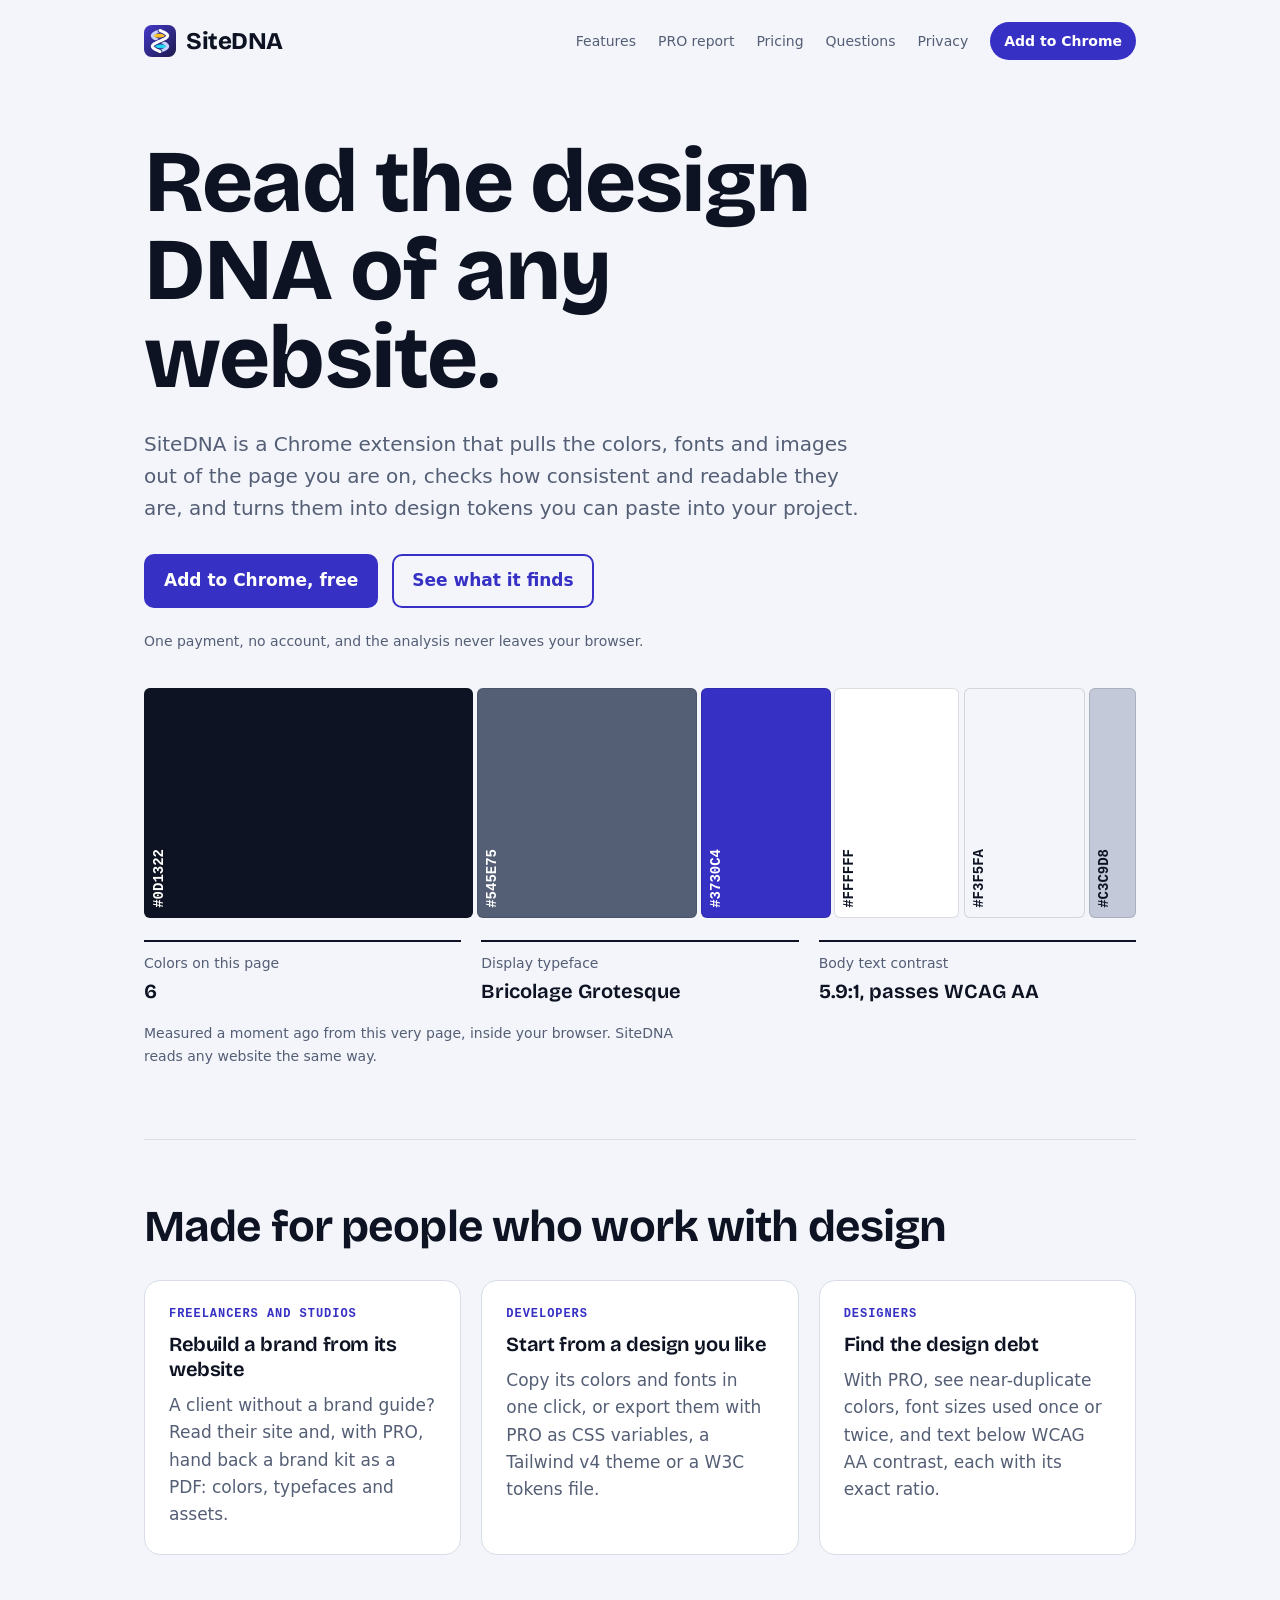
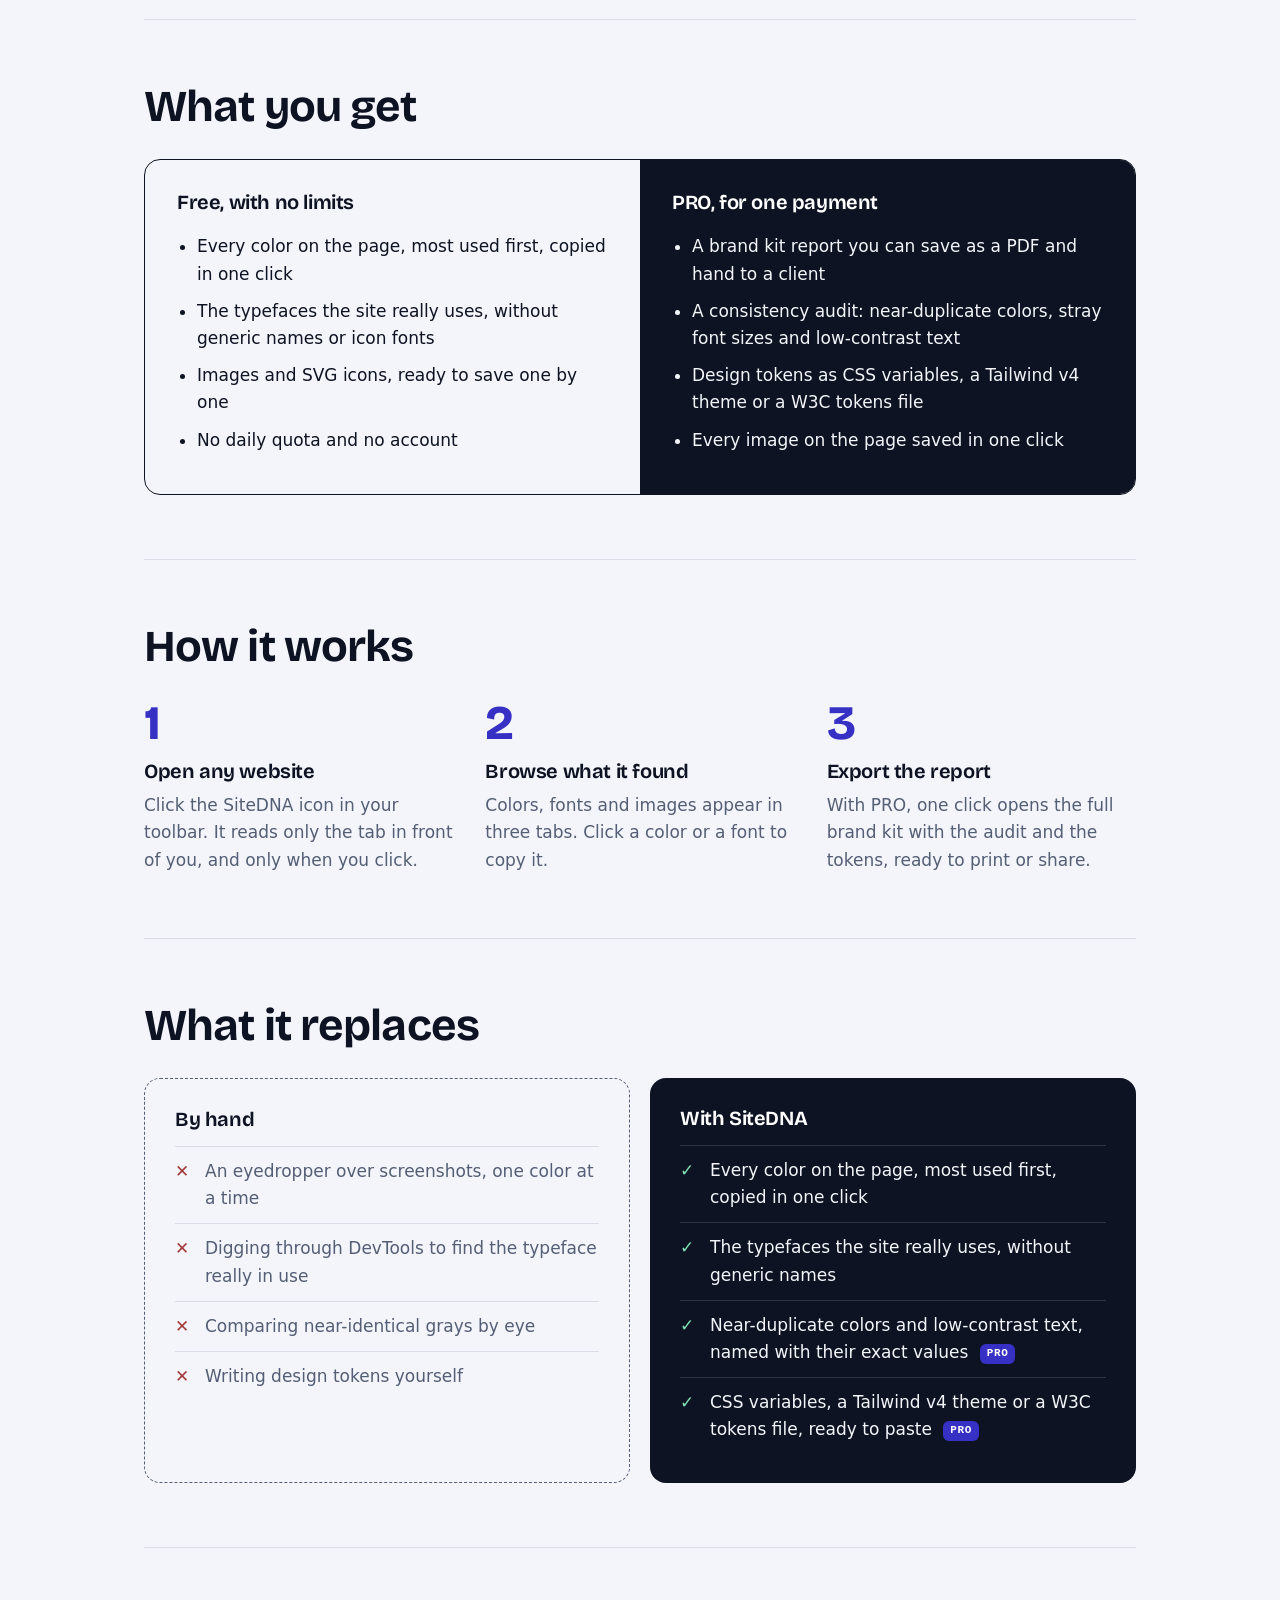
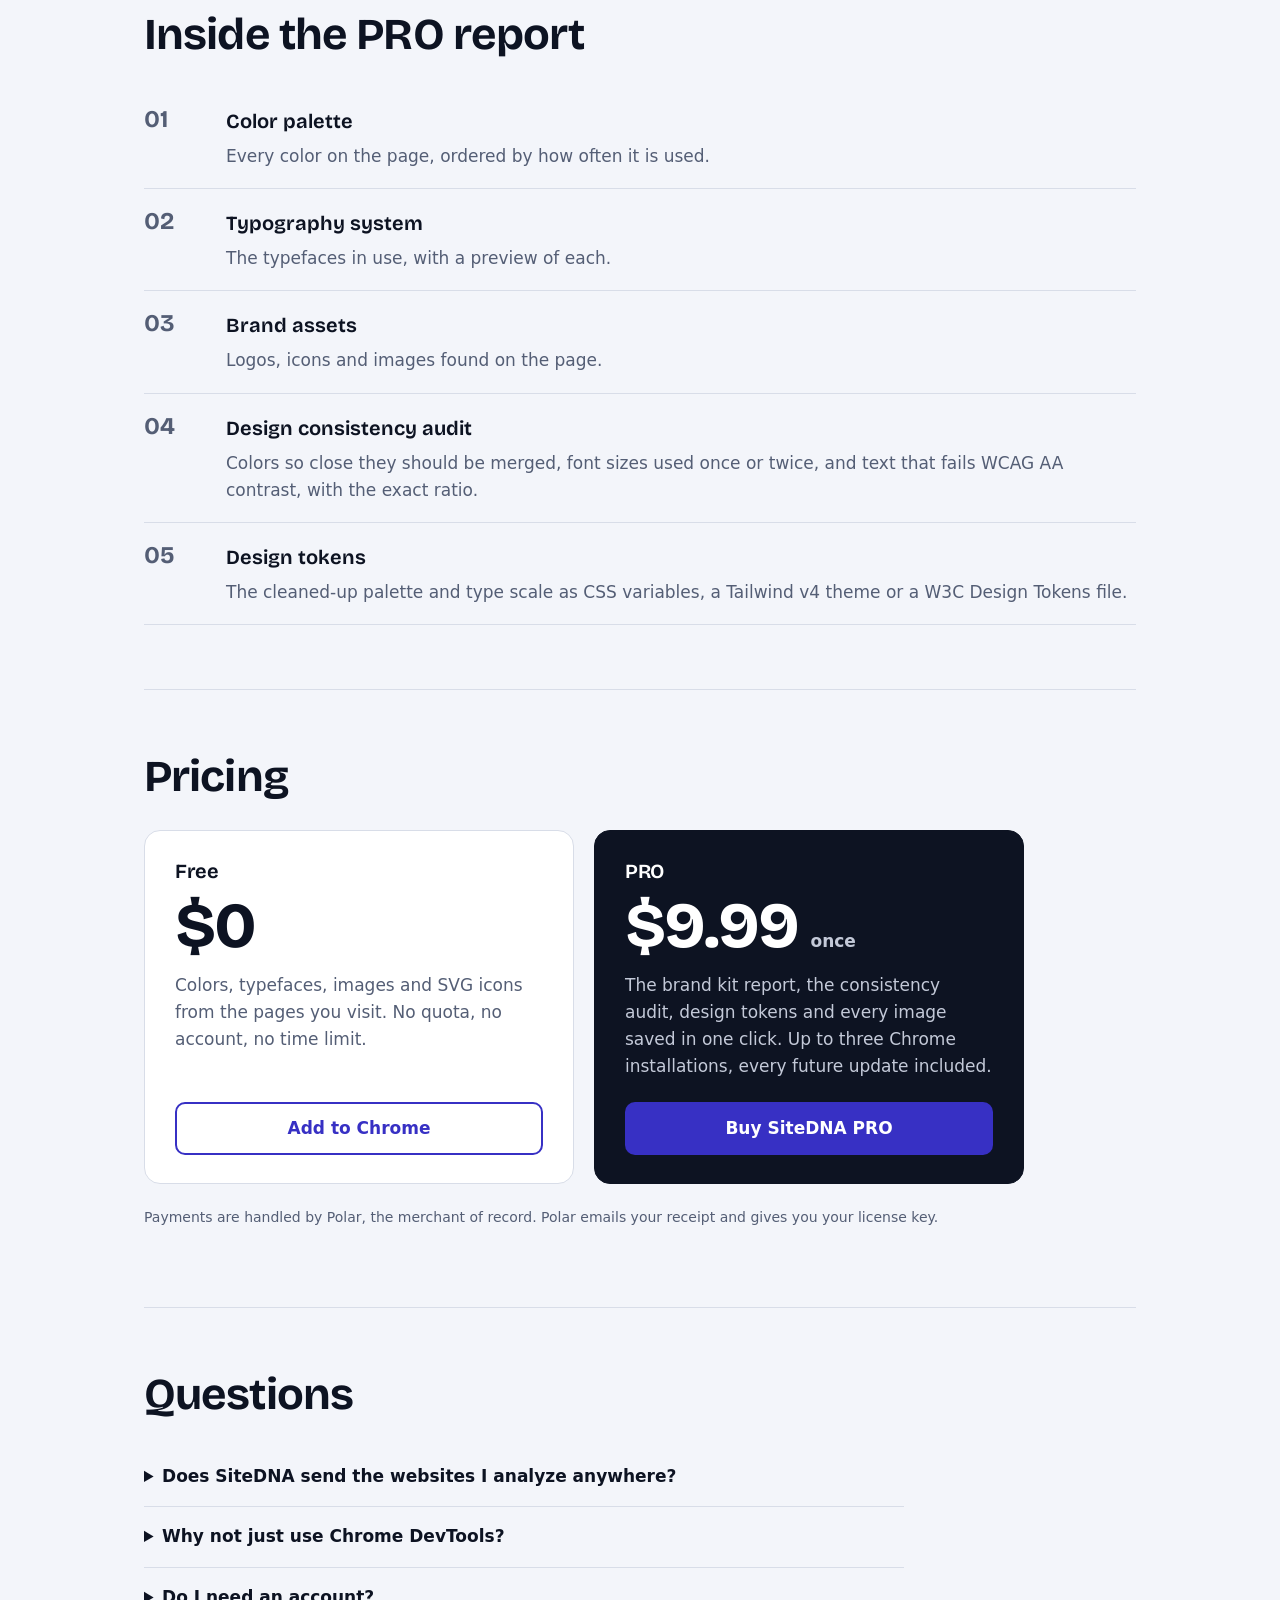
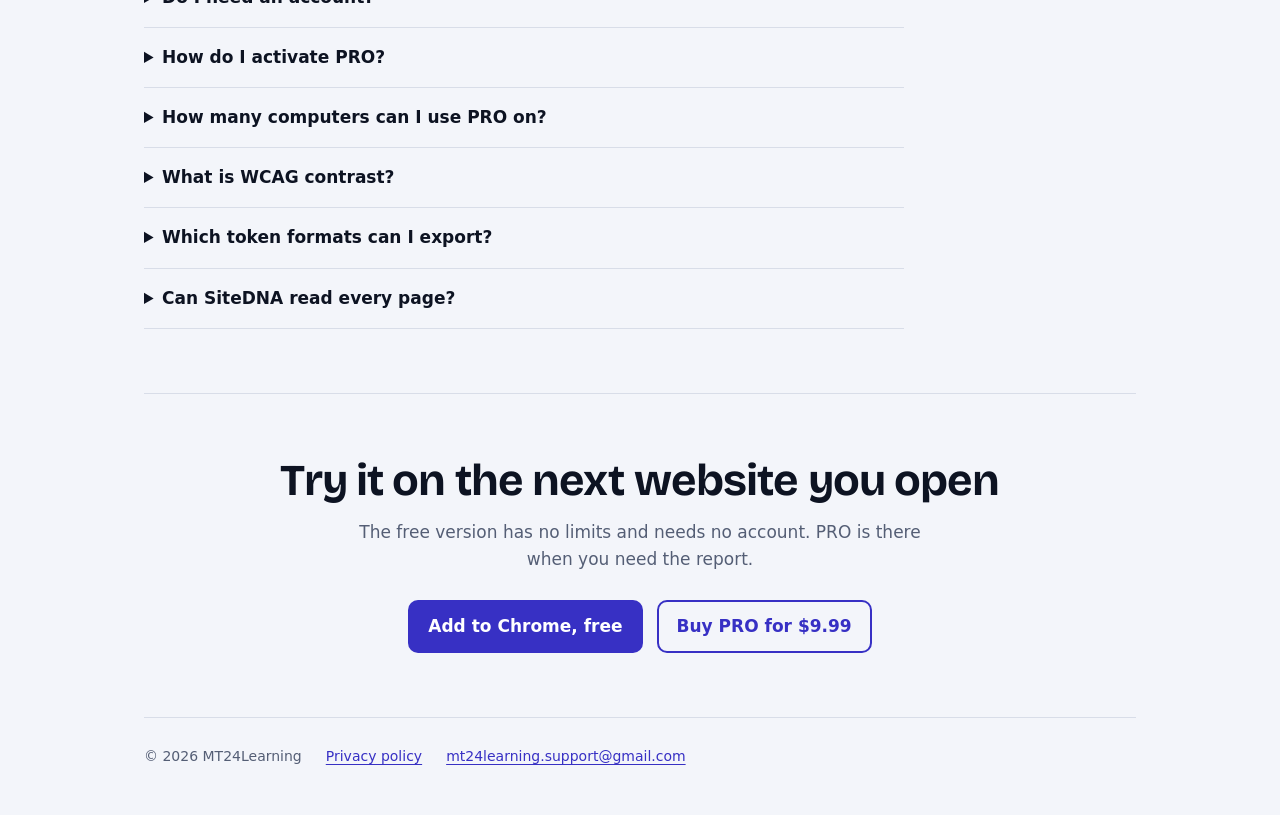
<file: index.html>
<!doctype html>
<html lang="en">
<head>
  <meta charset="utf-8">
  <meta name="viewport" content="width=device-width, initial-scale=1">
  <title>SiteDNA: read the design DNA of any website</title>
  <meta name="description" content="Chrome extension that extracts a website's colors, fonts and images, audits design consistency and WCAG contrast, and exports design tokens. One-time license, no account.">
  <link rel="icon" href="icon.png">
  <link rel="stylesheet" href="style.css">
</head>
<body>
  <header class="top wrap">
    <a class="wordmark" href="./"><img src="logo.svg" width="32" height="32" alt="">SiteDNA</a>
    <nav aria-label="Main">
      <a href="#features">Features</a>
      <a href="#report">PRO report</a>
      <a href="#pricing">Pricing</a>
      <a href="#faq">Questions</a>
      <a href="privacy.html">Privacy</a>
      <a class="nav-cta" href="https://chromewebstore.google.com/detail/sitedna-brand-kit-color-f/gkbhbbhbaekbeefgcbekjakfmjljnmnk">Add to Chrome</a>
    </nav>
  </header>

  <main>
    <section class="hero wrap">
      <h1>Read the design DNA of any website.</h1>
      <p class="lede">SiteDNA is a Chrome extension that pulls the colors, fonts and images out of the page you are on, checks how consistent and readable they are, and turns them into design tokens you can paste into your project.</p>
      <div class="actions">
        <a class="btn btn-primary" href="https://chromewebstore.google.com/detail/sitedna-brand-kit-color-f/gkbhbbhbaekbeefgcbekjakfmjljnmnk">Add to Chrome, free</a>
        <a class="btn btn-ghost" href="#features">See what it finds</a>
      </div>
      <p class="promise">One payment, no account, and the analysis never leaves your browser.</p>
    </section>

    <section class="specimen wrap" aria-labelledby="specimen-title">
      <h2 id="specimen-title" class="sr-only">This page, measured</h2>
      <div id="dna" class="dna" role="img" aria-label="Colors measured from this page"></div>
      <dl class="readout">
        <div><dt>Colors on this page</dt><dd id="dnaCount">–</dd></div>
        <div><dt>Display typeface</dt><dd id="dnaFont">–</dd></div>
        <div><dt>Body text contrast</dt><dd id="dnaContrast">–</dd></div>
      </dl>
      <p class="caption">Measured a moment ago from this very page, inside your browser. SiteDNA reads any website the same way.</p>
      <noscript><p class="caption">Turn on JavaScript to watch this page measure itself.</p></noscript>
    </section>

    <section id="who" class="block wrap">
      <h2>Made for people who work with design</h2>
      <div class="audience">
        <article>
          <span class="for">Freelancers and studios</span>
          <h3>Rebuild a brand from its website</h3>
          <p>A client without a brand guide? Read their site and, with PRO, hand back a brand kit as a PDF: colors, typefaces and assets.</p>
        </article>
        <article>
          <span class="for">Developers</span>
          <h3>Start from a design you like</h3>
          <p>Copy its colors and fonts in one click, or export them with PRO as CSS variables, a Tailwind v4 theme or a W3C tokens file.</p>
        </article>
        <article>
          <span class="for">Designers</span>
          <h3>Find the design debt</h3>
          <p>With PRO, see near-duplicate colors, font sizes used once or twice, and text below WCAG AA contrast, each with its exact ratio.</p>
        </article>
      </div>
    </section>

    <section id="features" class="block wrap">
      <h2>What you get</h2>
      <div class="tiers">
        <div class="tier">
          <h3>Free, with no limits</h3>
          <ul>
            <li>Every color on the page, most used first, copied in one click</li>
            <li>The typefaces the site really uses, without generic names or icon fonts</li>
            <li>Images and SVG icons, ready to save one by one</li>
            <li>No daily quota and no account</li>
          </ul>
        </div>
        <div class="tier tier-pro">
          <h3>PRO, for one payment</h3>
          <ul>
            <li>A brand kit report you can save as a PDF and hand to a client</li>
            <li>A consistency audit: near-duplicate colors, stray font sizes and low-contrast text</li>
            <li>Design tokens as CSS variables, a Tailwind v4 theme or a W3C tokens file</li>
            <li>Every image on the page saved in one click</li>
          </ul>
        </div>
      </div>
    </section>

    <section id="how" class="block wrap">
      <h2>How it works</h2>
      <ol class="steps">
        <li>
          <h3>Open any website</h3>
          <p>Click the SiteDNA icon in your toolbar. It reads only the tab in front of you, and only when you click.</p>
        </li>
        <li>
          <h3>Browse what it found</h3>
          <p>Colors, fonts and images appear in three tabs. Click a color or a font to copy it.</p>
        </li>
        <li>
          <h3>Export the report</h3>
          <p>With PRO, one click opens the full brand kit with the audit and the tokens, ready to print or share.</p>
        </li>
      </ol>
    </section>

    <section id="compare" class="block wrap">
      <h2>What it replaces</h2>
      <div class="versus">
        <div class="v-old">
          <h3>By hand</h3>
          <ul>
            <li>An eyedropper over screenshots, one color at a time</li>
            <li>Digging through DevTools to find the typeface really in use</li>
            <li>Comparing near-identical grays by eye</li>
            <li>Writing design tokens yourself</li>
          </ul>
        </div>
        <div class="v-new">
          <h3>With SiteDNA</h3>
          <ul>
            <li>Every color on the page, most used first, copied in one click</li>
            <li>The typefaces the site really uses, without generic names</li>
            <li>Near-duplicate colors and low-contrast text, named with their exact values <span class="pro-tag">PRO</span></li>
            <li>CSS variables, a Tailwind v4 theme or a W3C tokens file, ready to paste <span class="pro-tag">PRO</span></li>
          </ul>
        </div>
      </div>
    </section>

    <section id="report" class="block wrap">
      <h2>Inside the PRO report</h2>
      <ol class="report-index">
        <li><b>Color palette</b><span>Every color on the page, ordered by how often it is used.</span></li>
        <li><b>Typography system</b><span>The typefaces in use, with a preview of each.</span></li>
        <li><b>Brand assets</b><span>Logos, icons and images found on the page.</span></li>
        <li><b>Design consistency audit</b><span>Colors so close they should be merged, font sizes used once or twice, and text that fails WCAG AA contrast, with the exact ratio.</span></li>
        <li><b>Design tokens</b><span>The cleaned-up palette and type scale as CSS variables, a Tailwind v4 theme or a W3C Design Tokens file.</span></li>
      </ol>
    </section>

    <section id="pricing" class="block wrap">
      <h2>Pricing</h2>
      <div class="plans">
        <div class="plan">
          <h3>Free</h3>
          <p class="amount">$0</p>
          <p>Colors, typefaces, images and SVG icons from the pages you visit. No quota, no account, no time limit.</p>
          <a class="btn btn-ghost" href="https://chromewebstore.google.com/detail/sitedna-brand-kit-color-f/gkbhbbhbaekbeefgcbekjakfmjljnmnk">Add to Chrome</a>
        </div>
        <div class="plan plan-pro">
          <h3>PRO</h3>
          <p class="amount">$9.99 <small>once</small></p>
          <p>The brand kit report, the consistency audit, design tokens and every image saved in one click. Up to three Chrome installations, every future update included.</p>
          <a class="btn btn-primary" href="https://buy.polar.sh/polar_cl_wzRp3akjcbaq8IMes7E3xN5SEC0Fh7qCyT7rA3amTsR">Buy SiteDNA PRO</a>
        </div>
      </div>
      <p class="fine" style="margin-top:22px">Payments are handled by Polar, the merchant of record. Polar emails your receipt and gives you your license key.</p>
    </section>

    <section id="faq" class="block wrap">
      <h2>Questions</h2>
      <details>
        <summary>Does SiteDNA send the websites I analyze anywhere?</summary>
        <p>No. Colors, fonts and images are read and processed inside your browser. The only thing SiteDNA sends anywhere is your license key, to Polar, when you activate PRO. The <a href="privacy.html">privacy policy</a> has the details.</p>
      </details>
      <details>
        <summary>Why not just use Chrome DevTools?</summary>
        <p>DevTools shows one element at a time. SiteDNA reads the whole page at once: it counts every color and ranks them by use, lists the typefaces the site really uses, and with PRO checks every text and background pair it can see. DevTools is still there for any detail it points you to.</p>
      </details>
      <details>
        <summary>Do I need an account?</summary>
        <p>No. The free features work as soon as you install. PRO needs only the license key you receive when you buy.</p>
      </details>
      <details>
        <summary>How do I activate PRO?</summary>
        <p>After you pay, Polar emails your license key. Open SiteDNA, click <b>PRO</b> at the top, paste the key and click <b>Activate License</b>.</p>
      </details>
      <details>
        <summary>How many computers can I use PRO on?</summary>
        <p>Each license key activates on up to three Chrome installations.</p>
      </details>
      <details>
        <summary>What is WCAG contrast?</summary>
        <p>WCAG is the web's accessibility standard. Its AA level asks for a contrast ratio of at least 4.5:1 between normal text and its background, and 3:1 for large text. SiteDNA measures every text and background pair it can see and lists the pairs below that line.</p>
      </details>
      <details>
        <summary>Which token formats can I export?</summary>
        <p>CSS custom properties, a Tailwind CSS v4 <code>@theme</code> block, and a <code>.tokens.json</code> file in the W3C Design Tokens format (2025.10).</p>
      </details>
      <details>
        <summary>Can SiteDNA read every page?</summary>
        <p>It reads normal web pages. Chrome keeps its own pages, such as the new tab page, settings and the Chrome Web Store, closed to every extension.</p>
      </details>
    </section>

    <section class="block wrap closing">
      <h2>Try it on the next website you open</h2>
      <p>The free version has no limits and needs no account. PRO is there when you need the report.</p>
      <div class="actions">
        <a class="btn btn-primary" href="https://chromewebstore.google.com/detail/sitedna-brand-kit-color-f/gkbhbbhbaekbeefgcbekjakfmjljnmnk">Add to Chrome, free</a>
        <a class="btn btn-ghost" href="https://buy.polar.sh/polar_cl_wzRp3akjcbaq8IMes7E3xN5SEC0Fh7qCyT7rA3amTsR">Buy PRO for $9.99</a>
      </div>
    </section>
  </main>

  <footer class="foot wrap">
    <span>© 2026 MT24Learning</span>
    <a href="privacy.html">Privacy policy</a>
    <a href="mailto:mt24learning.support@gmail.com">mt24learning.support@gmail.com</a>
  </footer>

  <script src="dna.js"></script>
</body>
</html>
</file>
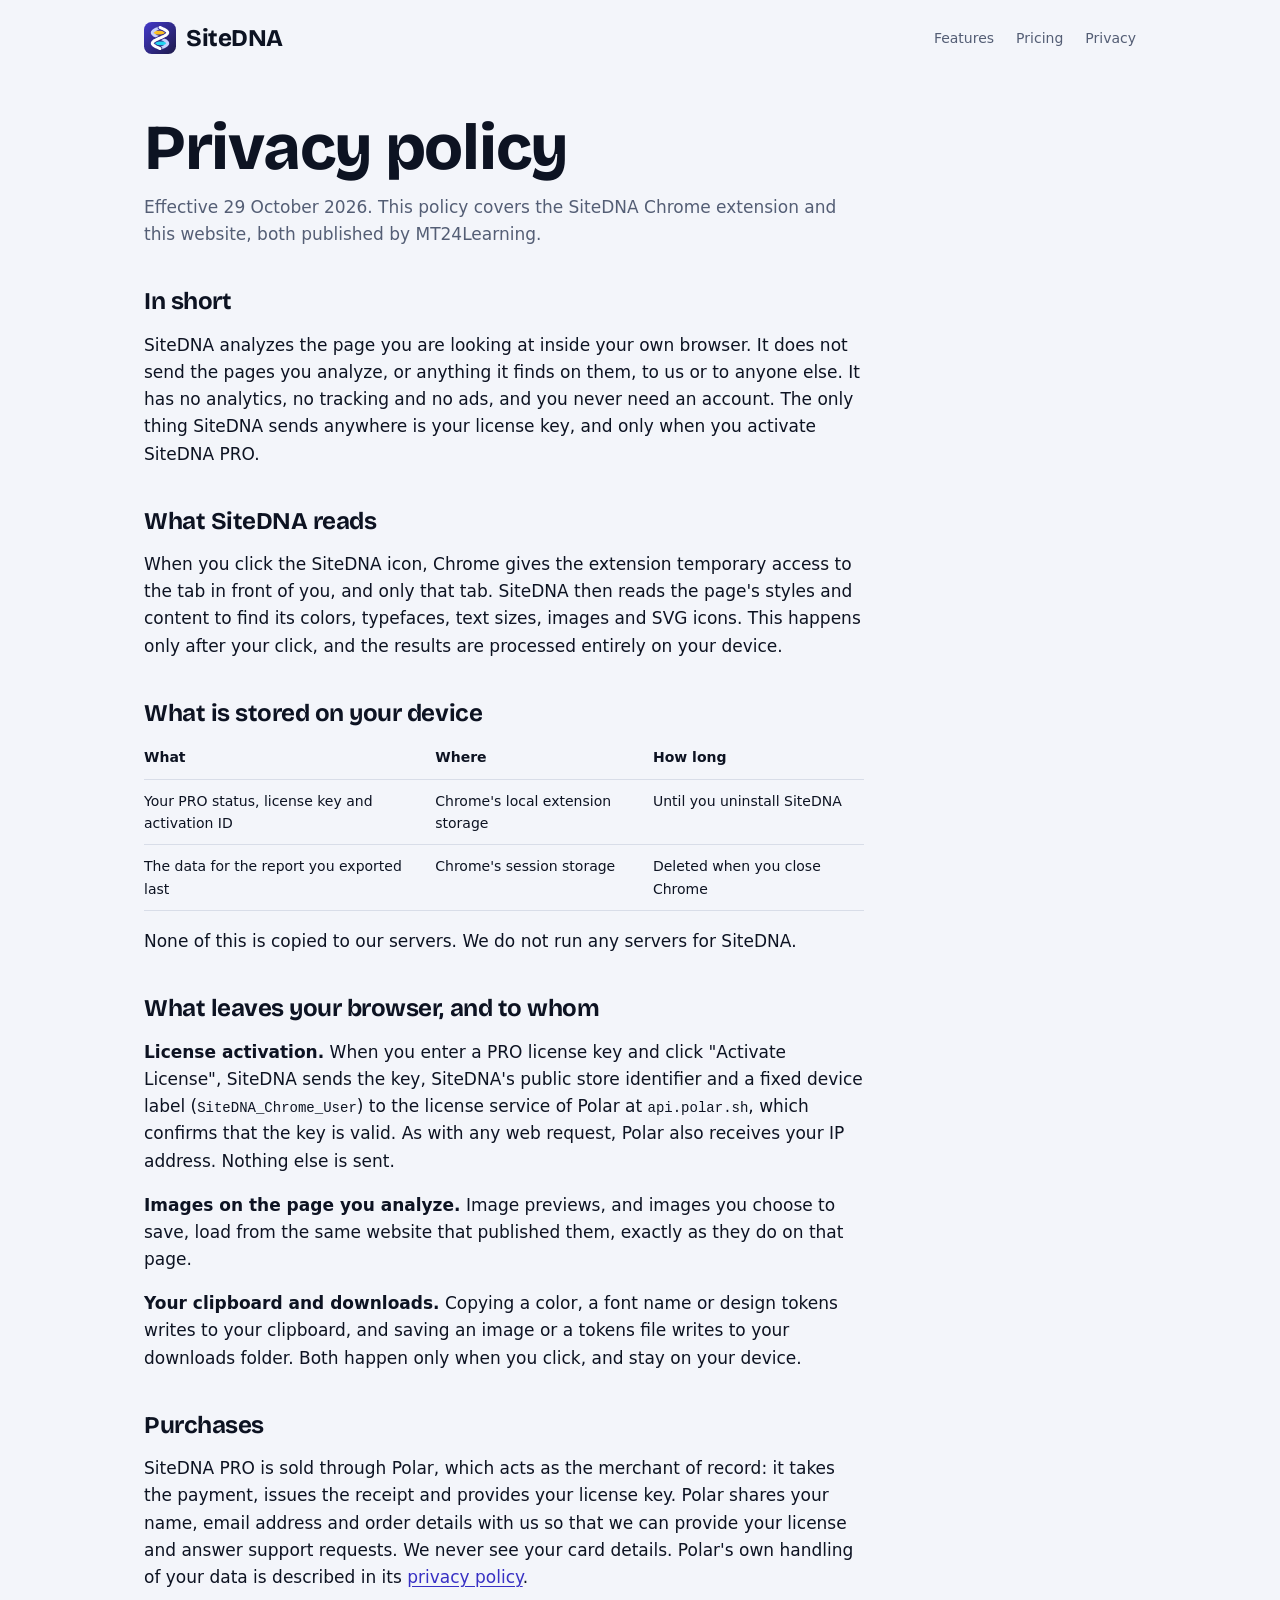
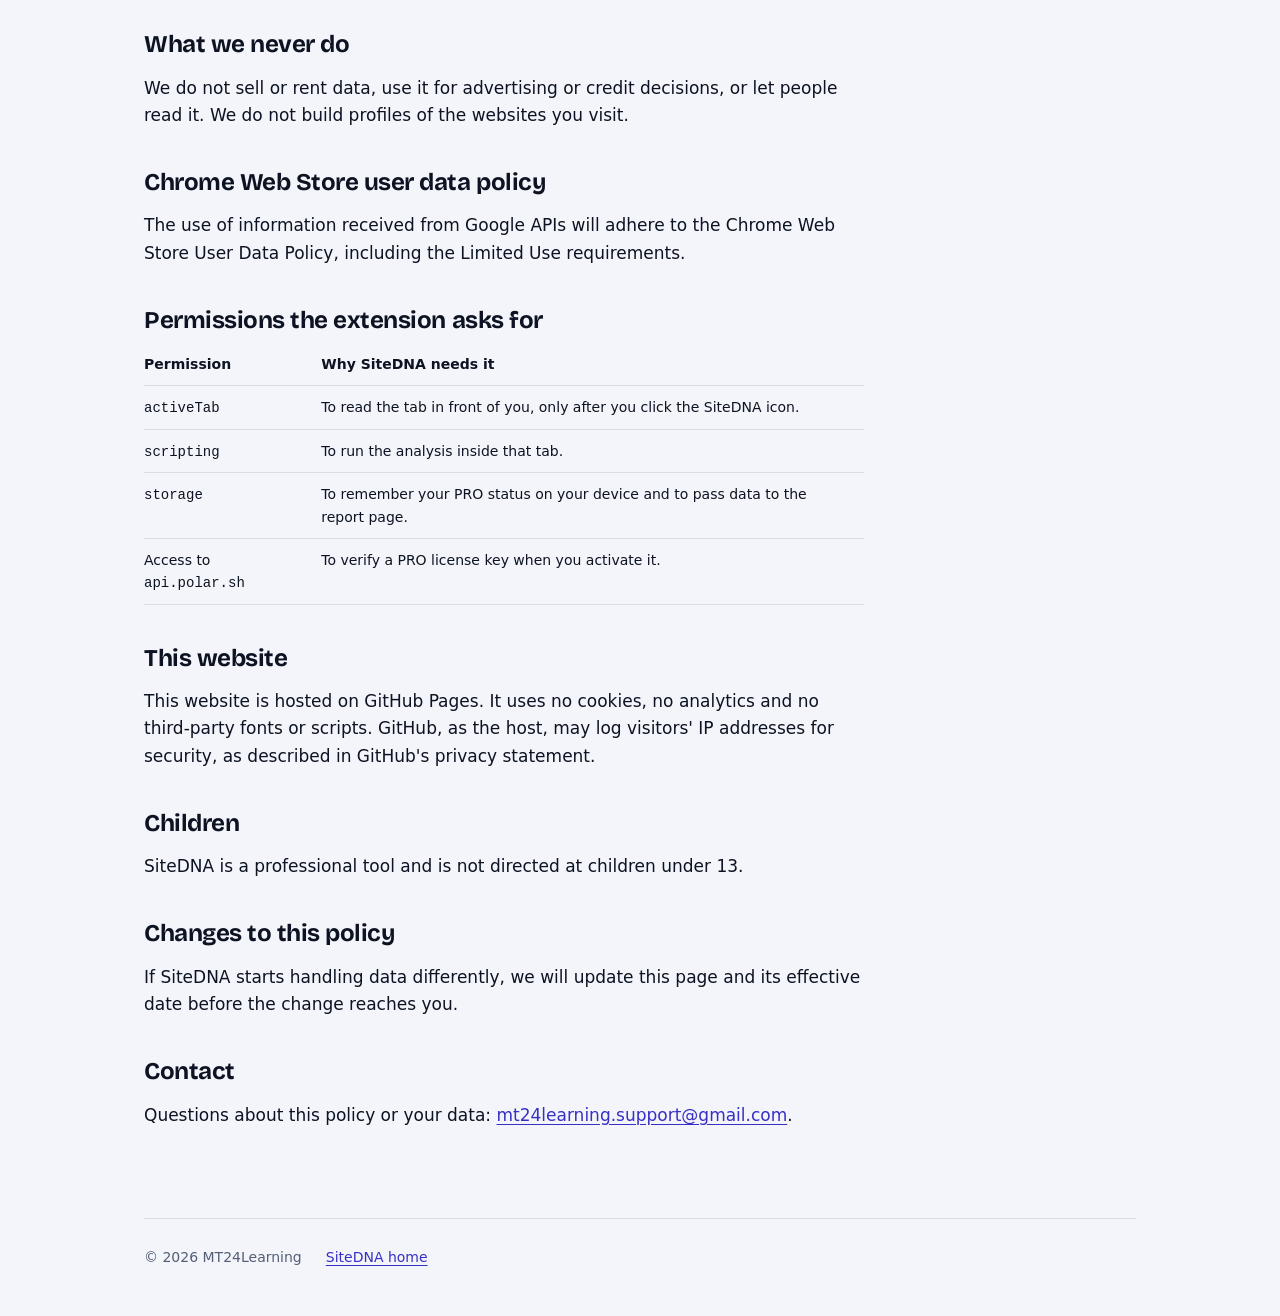
<file: privacy.html>
<!doctype html>
<html lang="en">
<head>
  <meta charset="utf-8">
  <meta name="viewport" content="width=device-width, initial-scale=1">
  <title>SiteDNA privacy policy</title>
  <meta name="description" content="How the SiteDNA Chrome extension handles data: page analysis stays in your browser; only a PRO license key is sent to Polar for activation.">
  <link rel="icon" href="icon.png">
  <link rel="stylesheet" href="style.css">
</head>
<body>
  <header class="top wrap">
    <a class="wordmark" href="./"><img src="logo.svg" width="32" height="32" alt="">SiteDNA</a>
    <nav aria-label="Main">
      <a href="./#features">Features</a>
      <a href="./#pricing">Pricing</a>
      <a href="privacy.html" aria-current="page">Privacy</a>
    </nav>
  </header>

  <main class="doc wrap">
    <h1>Privacy policy</h1>
    <p class="updated">Effective 29 October 2026. This policy covers the SiteDNA Chrome extension and this website, both published by MT24Learning.</p>

    <h2>In short</h2>
    <p>SiteDNA analyzes the page you are looking at inside your own browser. It does not send the pages you analyze, or anything it finds on them, to us or to anyone else. It has no analytics, no tracking and no ads, and you never need an account. The only thing SiteDNA sends anywhere is your license key, and only when you activate SiteDNA PRO.</p>

    <h2>What SiteDNA reads</h2>
    <p>When you click the SiteDNA icon, Chrome gives the extension temporary access to the tab in front of you, and only that tab. SiteDNA then reads the page's styles and content to find its colors, typefaces, text sizes, images and SVG icons. This happens only after your click, and the results are processed entirely on your device.</p>

    <h2>What is stored on your device</h2>
    <table>
      <tr><th>What</th><th>Where</th><th>How long</th></tr>
      <tr><td>Your PRO status, license key and activation ID</td><td>Chrome's local extension storage</td><td>Until you uninstall SiteDNA</td></tr>
      <tr><td>The data for the report you exported last</td><td>Chrome's session storage</td><td>Deleted when you close Chrome</td></tr>
    </table>
    <p>None of this is copied to our servers. We do not run any servers for SiteDNA.</p>

    <h2>What leaves your browser, and to whom</h2>
    <p><strong>License activation.</strong> When you enter a PRO license key and click "Activate License", SiteDNA sends the key, SiteDNA's public store identifier and a fixed device label (<code>SiteDNA_Chrome_User</code>) to the license service of Polar at <code>api.polar.sh</code>, which confirms that the key is valid. As with any web request, Polar also receives your IP address. Nothing else is sent.</p>
    <p><strong>Images on the page you analyze.</strong> Image previews, and images you choose to save, load from the same website that published them, exactly as they do on that page.</p>
    <p><strong>Your clipboard and downloads.</strong> Copying a color, a font name or design tokens writes to your clipboard, and saving an image or a tokens file writes to your downloads folder. Both happen only when you click, and stay on your device.</p>

    <h2>Purchases</h2>
    <p>SiteDNA PRO is sold through Polar, which acts as the merchant of record: it takes the payment, issues the receipt and provides your license key. Polar shares your name, email address and order details with us so that we can provide your license and answer support requests. We never see your card details. Polar's own handling of your data is described in its <a href="https://polar.sh/legal/privacy">privacy policy</a>.</p>

    <h2>What we never do</h2>
    <p>We do not sell or rent data, use it for advertising or credit decisions, or let people read it. We do not build profiles of the websites you visit.</p>

    <h2>Chrome Web Store user data policy</h2>
    <p>The use of information received from Google APIs will adhere to the Chrome Web Store User Data Policy, including the Limited Use requirements.</p>

    <h2>Permissions the extension asks for</h2>
    <table>
      <tr><th>Permission</th><th>Why SiteDNA needs it</th></tr>
      <tr><td><code>activeTab</code></td><td>To read the tab in front of you, only after you click the SiteDNA icon.</td></tr>
      <tr><td><code>scripting</code></td><td>To run the analysis inside that tab.</td></tr>
      <tr><td><code>storage</code></td><td>To remember your PRO status on your device and to pass data to the report page.</td></tr>
      <tr><td>Access to <code>api.polar.sh</code></td><td>To verify a PRO license key when you activate it.</td></tr>
    </table>

    <h2>This website</h2>
    <p>This website is hosted on GitHub Pages. It uses no cookies, no analytics and no third-party fonts or scripts. GitHub, as the host, may log visitors' IP addresses for security, as described in GitHub's privacy statement.</p>

    <h2>Children</h2>
    <p>SiteDNA is a professional tool and is not directed at children under 13.</p>

    <h2>Changes to this policy</h2>
    <p>If SiteDNA starts handling data differently, we will update this page and its effective date before the change reaches you.</p>

    <h2>Contact</h2>
    <p>Questions about this policy or your data: <a href="mailto:mt24learning.support@gmail.com">mt24learning.support@gmail.com</a>.</p>
  </main>

  <footer class="foot wrap">
    <span>© 2026 MT24Learning</span>
    <a href="./">SiteDNA home</a>
  </footer>
</body>
</html>
</file>
<file: style.css>
/* SiteDNA website — shared styles (index.html, privacy.html) */
@font-face {
  font-family: "Bricolage Grotesque";
  src: url("fonts/BricolageGrotesque-wght.woff2") format("woff2");
  font-weight: 200 800;
  font-display: swap;
}

:root {
  /* Type scale (px): 14 · 17 · 20 · 24 · 44 · 48 · 64 · 88 */
  --paper: #F3F5FA;
  --ink: #0D1322;
  --muted: #545E75;
  --indigo: #3730C4;
  --line: #D8DDE8;
  --pass: #0B6E44;
  --white: #FFFFFF;
  --display: "Bricolage Grotesque", system-ui, sans-serif;
  --text: system-ui, -apple-system, "Segoe UI", Roboto, "Helvetica Neue", Arial, sans-serif;
  --mono: ui-monospace, "SFMono-Regular", Consolas, monospace;
  color-scheme: light;
}

* { box-sizing: border-box; }
html { scroll-behavior: smooth; }
body {
  margin: 0;
  background: var(--paper);
  color: var(--ink);
  font: 17px/1.6 var(--text);
  -webkit-font-smoothing: antialiased;
}
a { color: var(--indigo); text-underline-offset: 3px; }
code { font: 14px var(--mono); }
a:focus-visible, summary:focus-visible { outline: 3px solid var(--indigo); outline-offset: 3px; border-radius: 4px; }

.wrap { max-width: 1040px; margin: 0 auto; padding: 0 24px; }
.sr-only { position: absolute; width: 1px; height: 1px; overflow: hidden; clip: rect(0 0 0 0); white-space: nowrap; }

/* Header */
.top { display: flex; justify-content: space-between; align-items: center; gap: 16px; padding-top: 22px; padding-bottom: 22px; }
.wordmark { display: inline-flex; align-items: center; gap: 10px; font: 750 24px/1 var(--display); color: var(--ink); text-decoration: none; letter-spacing: -0.02em; }
.top nav { display: flex; flex-wrap: wrap; align-items: center; gap: 6px 22px; }
.top nav a { color: var(--muted); text-decoration: none; font-size: 14px; }
.top nav a:hover { color: var(--ink); }
.top nav a.nav-cta { background: var(--indigo); color: var(--white); padding: 8px 14px; border-radius: 999px; font-weight: 650; }
.top nav a.nav-cta:hover { background: #2B25A6; color: var(--white); }

/* Headings */
h1, h2, h3 { font-family: var(--display); letter-spacing: -0.02em; margin: 0; }
h1 { font-size: clamp(44px, 7vw, 88px); font-weight: 760; line-height: 1.0; max-width: 13ch; }
h2 { font-size: clamp(32px, 4vw, 44px); font-weight: 700; line-height: 1.1; margin-bottom: 28px; }
h3 { font-size: 20px; font-weight: 650; line-height: 1.25; }

/* Hero */
.hero { padding-top: 56px; padding-bottom: 36px; }
.lede { font-size: 20px; color: var(--muted); max-width: 58ch; margin: 26px 0 30px; }
.actions { display: flex; flex-wrap: wrap; align-items: center; gap: 14px; }
.btn { display: inline-block; padding: 13px 20px; border-radius: 10px; font-weight: 650; font-size: 17px; text-decoration: none; }
.btn-primary { background: var(--indigo); color: var(--white); }
.btn-primary:hover { background: #2B25A6; }
.btn-ghost { padding: 11px 18px; border: 2px solid var(--indigo); color: var(--indigo); }
.btn-ghost:hover { background: var(--white); }
.status { display: inline-block; padding: 12px 16px; border: 1px dashed var(--muted); border-radius: 10px; color: var(--muted); font-size: 14px; }
.promise { margin: 22px 0 0; font-size: 14px; color: var(--muted); }

/* Live specimen: this page measured by its own script */
.specimen { padding-bottom: 72px; }
.dna { display: flex; gap: 4px; height: 230px; align-items: stretch; }
.bar {
  flex: 1 1 0; min-width: 26px; border-radius: 6px; position: relative;
  box-shadow: inset 0 0 0 1px rgba(13, 19, 34, 0.14);
  transform-origin: bottom; animation: grow 700ms cubic-bezier(.2, .7, .2, 1) both;
  animation-delay: calc(var(--i) * 70ms);
}
.bar span {
  position: absolute; left: 8px; bottom: 10px; writing-mode: vertical-rl; transform: rotate(180deg);
  font: 600 14px/1 var(--mono);
}
@keyframes grow { from { transform: scaleY(0.04); } to { transform: scaleY(1); } }
.readout { display: grid; grid-template-columns: repeat(3, 1fr); gap: 20px; margin: 22px 0 0; }
.readout div { border-top: 2px solid var(--ink); padding-top: 10px; }
.readout dt { font-size: 14px; color: var(--muted); }
.readout dd { margin: 4px 0 0; font: 650 20px/1.3 var(--display); }
.caption { font-size: 14px; color: var(--muted); margin: 18px 0 0; max-width: 62ch; }

/* Sections */
/* hairline drawn inside the side padding, so it lines up with the content */
.block { padding-top: 64px; padding-bottom: 64px; background: linear-gradient(var(--line), var(--line)) top center / calc(100% - 48px) 1px no-repeat; }

/* Free vs PRO */
.tiers { display: grid; grid-template-columns: 1fr 1fr; gap: 0; border: 1px solid var(--ink); border-radius: 16px; overflow: hidden; }
.tier { padding: 30px 32px; }
.tier ul { margin: 18px 0 0; padding-left: 20px; }
.tier li { margin-bottom: 10px; }
.tier-pro { background: var(--ink); color: var(--paper); }
.tier-pro h3 { color: var(--white); }

/* Steps: a real sequence, so numbered */
.steps { list-style: none; counter-reset: step; margin: 0; padding: 0; display: grid; grid-template-columns: repeat(3, 1fr); gap: 32px; }
.steps li { counter-increment: step; }
.steps li::before { content: counter(step); display: block; font: 760 48px/1 var(--display); color: var(--indigo); margin-bottom: 12px; }
.steps p { color: var(--muted); margin: 8px 0 0; }

/* Report index: uses the report's own section numbers */
.report-index { list-style: none; counter-reset: sec; margin: 0; padding: 0; }
.report-index li { counter-increment: sec; display: grid; grid-template-columns: 64px 1fr; gap: 6px 18px; padding: 18px 0; border-bottom: 1px solid var(--line); }
.report-index li::before { content: counter(sec, decimal-leading-zero); grid-row: span 2; font: 700 24px/1.2 var(--display); color: var(--muted); }
.report-index b { font-family: var(--display); font-size: 20px; font-weight: 650; }
.report-index span { color: var(--muted); }

/* Who it's for */
.audience { display: grid; grid-template-columns: repeat(3, 1fr); gap: 20px; }
.audience article { background: var(--white); border: 1px solid var(--line); border-radius: 16px; padding: 26px 24px; }
.audience .for { display: block; margin-bottom: 10px; font: 600 12px/1.3 var(--mono); letter-spacing: .08em; text-transform: uppercase; color: var(--indigo); }
.audience p { color: var(--muted); margin: 10px 0 0; }

/* What it replaces */
.versus { display: grid; grid-template-columns: 1fr 1fr; gap: 20px; }
.versus > div { border-radius: 16px; padding: 28px 30px; }
.v-old { border: 1px dashed var(--muted); }
.v-new { background: var(--ink); color: var(--paper); }
.v-new h3 { color: var(--white); }
.versus ul { list-style: none; margin: 14px 0 0; padding: 0; }
.versus li { position: relative; padding: 11px 0 11px 30px; border-top: 1px solid var(--line); }
.v-new li { border-top-color: rgba(243, 245, 250, .14); }
.v-old li { color: var(--muted); }
.versus li::before { position: absolute; left: 0; top: 11px; font-weight: 700; }
.v-old li::before { content: "\2715"; color: #A33A3A; }
.v-new li::before { content: "\2713"; color: #7FE0B4; }
.pro-tag { display: inline-block; margin-left: 6px; padding: 1px 7px; border-radius: 6px; font: 700 11px/1.6 var(--mono); letter-spacing: .06em; background: var(--indigo); color: var(--white); vertical-align: 2px; }

/* Pricing */
.plans { display: grid; grid-template-columns: 1fr 1fr; gap: 20px; max-width: 880px; }
.plan { display: flex; flex-direction: column; background: var(--white); border: 1px solid var(--line); border-radius: 16px; padding: 28px 30px; }
.plan p { margin: 0 0 22px; color: var(--muted); }
.plan .amount { color: var(--ink); margin: 10px 0 14px; }
.plan .amount small { font: 600 17px/1 var(--text); color: var(--muted); letter-spacing: 0; }
.plan .btn { margin-top: auto; text-align: center; }
.plan-pro { background: var(--ink); border-color: var(--ink); }
.plan-pro h3, .plan-pro .amount { color: var(--white); }
.plan-pro p, .plan-pro .amount small { color: #C3C9D8; }

/* Closing call to action */
.closing { text-align: center; }
.closing h2 { margin-bottom: 14px; }
.closing p { color: var(--muted); margin: 0 auto 26px; max-width: 52ch; }
.closing .actions { justify-content: center; }

.price { max-width: 560px; }
.amount { font: 760 64px/1 var(--display); margin: 0 0 14px; letter-spacing: -0.03em; }
.price p { margin: 0 0 22px; }
.fine { font-size: 14px; color: var(--muted); }

/* FAQ */
details { border-bottom: 1px solid var(--line); padding: 16px 0; max-width: 760px; }
summary { cursor: pointer; font-weight: 650; font-size: 17px; }
details p { color: var(--muted); margin: 10px 0 0; }

/* Footer */
.foot { background: linear-gradient(var(--line), var(--line)) top center / calc(100% - 48px) 1px no-repeat; padding-top: 28px; padding-bottom: 48px; display: flex; flex-wrap: wrap; gap: 8px 24px; font-size: 14px; color: var(--muted); }

/* Long-form pages (privacy) */
.doc { padding-top: 40px; padding-bottom: 72px; }
.doc > * { max-width: 720px; }
.doc h1 { font-size: clamp(44px, 5vw, 64px); max-width: none; }
.doc h2 { font-size: 24px; margin: 40px 0 10px; }
.doc .updated { color: var(--muted); margin: 14px 0 28px; }
.doc table { border-collapse: collapse; width: 100%; font-size: 14px; }
.doc th, .doc td { text-align: left; vertical-align: top; padding: 10px 12px 10px 0; border-bottom: 1px solid var(--line); }

@media (max-width: 760px) {
  .tiers, .steps, .readout, .audience, .versus, .plans { grid-template-columns: 1fr; }
  .top { flex-wrap: wrap; padding-top: 16px; padding-bottom: 14px; }
  .top nav { width: 100%; gap: 8px 16px; }
  .top nav a.nav-cta { margin-left: auto; }
  .dna { height: 170px; gap: 3px; }
  .bar { min-width: 0; }
  .bar span { display: none; }
}
@media (prefers-reduced-motion: reduce) {
  html { scroll-behavior: auto; }
  .bar { animation: none; }
}
</file>
